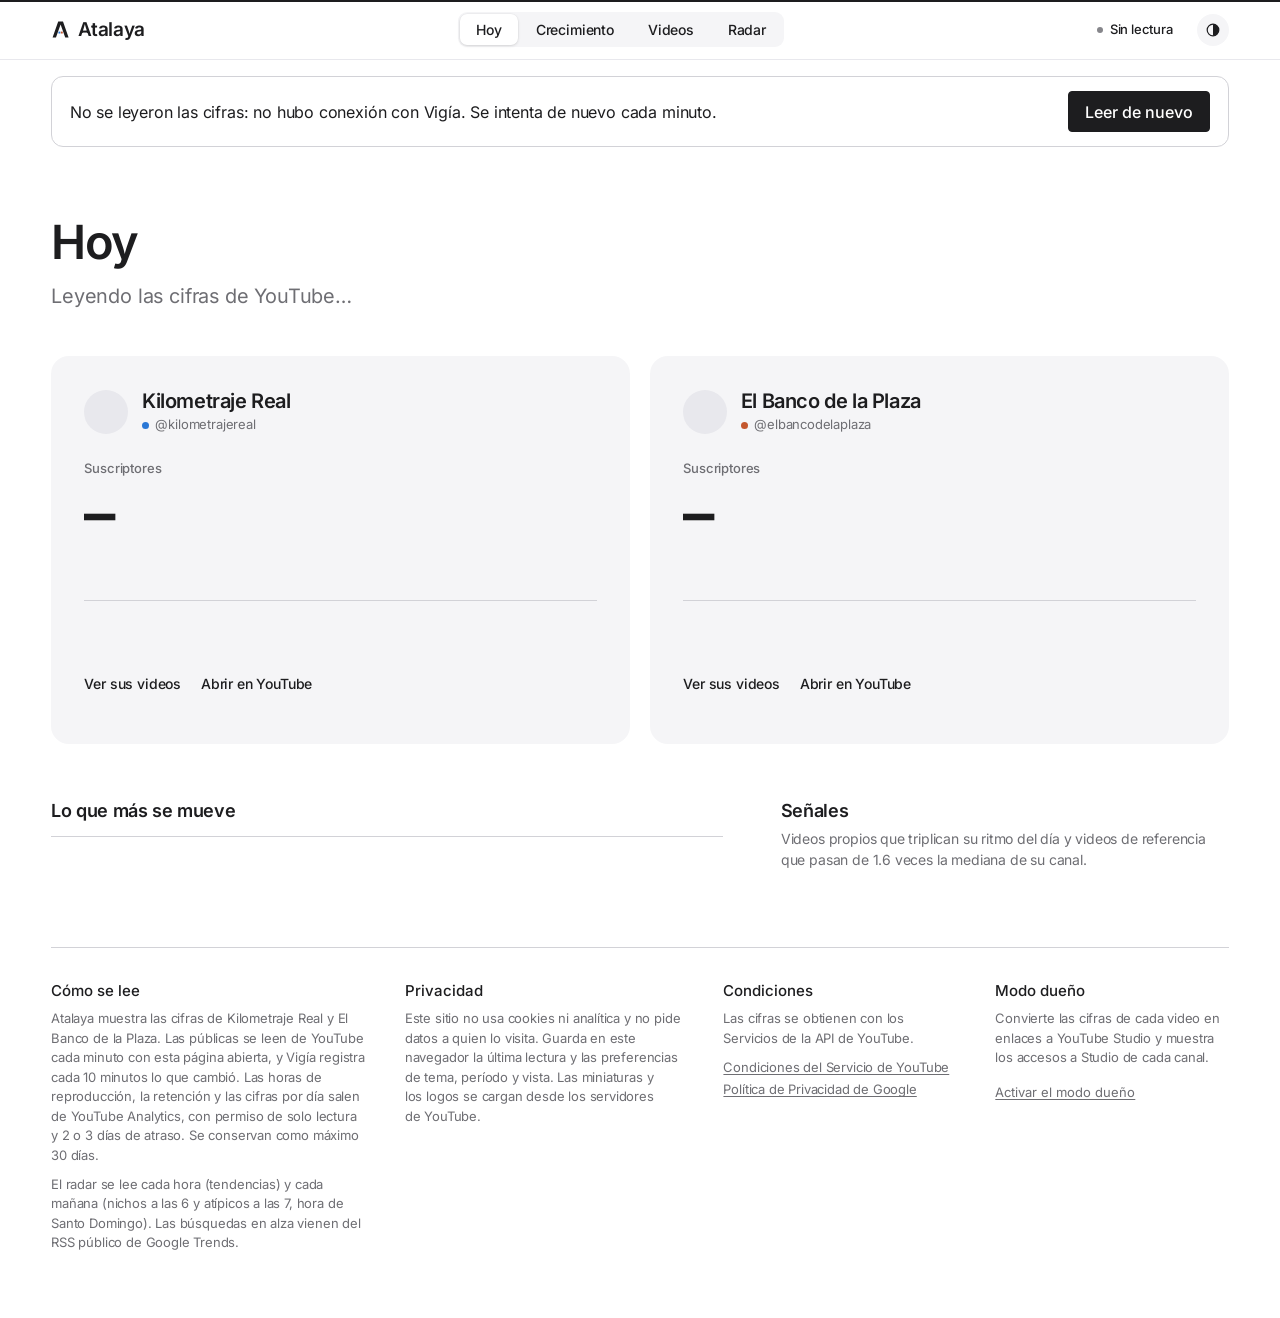
<file: index.html>
<!doctype html>
<html lang="es">
<head>
<meta charset="utf-8">
<meta name="viewport" content="width=device-width, initial-scale=1">
<title>Atalaya</title>
<meta name="description" content="Kilometraje Real y El Banco de la Plaza: suscriptores, vistas, horas de reproducción y lo que se mueve en su nicho, leído de YouTube cada minuto.">
<meta name="robots" content="noindex">
<meta name="referrer" content="no-referrer">
<meta http-equiv="Content-Security-Policy" content="default-src 'none'; script-src 'self'; style-src 'self'; font-src 'self'; img-src 'self' https://i.ytimg.com https://yt3.ggpht.com https://yt3.googleusercontent.com; connect-src https://vigia-593964998100.us-east1.run.app https://raw.githubusercontent.com; manifest-src 'self'; base-uri 'none'; form-action 'none'">
<meta name="color-scheme" content="light dark">
<meta name="theme-color" content="#ffffff" media="(prefers-color-scheme: light)">
<meta name="theme-color" content="#000000" media="(prefers-color-scheme: dark)">
<meta property="og:type" content="website">
<meta property="og:title" content="Atalaya">
<meta property="og:description" content="Kilometraje Real y El Banco de la Plaza, leídos de YouTube cada minuto.">
<meta property="og:image" content="https://tres-canales.github.io/atalaya/iconos/portada.png">
<meta property="og:image:width" content="1200">
<meta property="og:image:height" content="630">
<meta name="twitter:card" content="summary_large_image">
<link rel="icon" href="iconos/favicon.svg" type="image/svg+xml">
<link rel="icon" href="iconos/icono-32.png" sizes="32x32" type="image/png">
<link rel="apple-touch-icon" href="iconos/icono-180.png">
<link rel="manifest" href="manifest.webmanifest">
<link rel="preload" href="fuentes/inter-variable.woff2" as="font" type="font/woff2" crossorigin>
<link rel="preconnect" href="https://vigia-593964998100.us-east1.run.app" crossorigin>
<link rel="preconnect" href="https://i.ytimg.com">
<link rel="stylesheet" href="estilo.css?v=21">
<script src="tema.js?v=21"></script>
</head>
<body>
<a class="salto" href="#contenido">Ir al contenido</a>
<div class="pulso" aria-hidden="true"><span id="pulso"></span></div>

<header class="cabecera">
  <a class="marca" href="#hoy">
    <svg viewBox="0 0 24 24" aria-hidden="true" focusable="false">
      <path fill="currentColor" d="M2 22 9 2h6l7 20h-4.2L12 5.5 6.2 22z"/>
      <rect x="9.3" y="14.5" width="2.4" height="2.4" class="marca-kr"/>
      <rect x="12.3" y="14.5" width="2.4" height="2.4" class="marca-bdp"/>
    </svg>
    Atalaya
  </a>
  <nav class="pestanas" aria-label="Vistas">
    <a href="#hoy" data-vista="hoy" aria-current="page">Hoy</a>
    <a href="#crecimiento" data-vista="crecimiento">Crecimiento</a>
    <a href="#videos" data-vista="videos">Videos</a>
    <a href="#radar" data-vista="radar">Radar</a>
  </nav>
  <p class="estado" role="status"><span class="punto-vivo" aria-hidden="true"></span><span id="estado">Cargando cifras…</span></p>
  <button class="boton-tema" id="tema" type="button">
    <svg viewBox="0 0 20 20" aria-hidden="true" focusable="false"><circle cx="10" cy="10" r="7.25" fill="none" stroke="currentColor" stroke-width="1.5"/><path fill="currentColor" d="M10 2.75a7.25 7.25 0 0 1 0 14.5z"/></svg>
    <span class="oculto" id="tema-texto">Usar tema oscuro</span>
  </button>
</header>

<div class="aviso" id="aviso" role="alert" hidden>
  <p id="aviso-texto"></p>
  <button class="boton" id="aviso-boton" type="button">Leer de nuevo</button>
</div>

<main id="contenido">

  <!-- ===================== HOY ===================== -->
  <section class="vista" data-vista="hoy" id="hoy" aria-labelledby="hoy-titulo">
    <div class="titular">
      <p class="antetitulo" id="fecha-hoy"></p>
      <h1 id="hoy-titulo">Hoy</h1>
      <p class="resumen" id="resumen">Leyendo las cifras de YouTube…</p>
    </div>

    <div class="insignias">
      <article class="insignia insignia-kr" data-serie="kr" data-canal="UCNxn2eOfVDo8lwp0BCR_-VQ" aria-labelledby="kr-nombre">
        <header class="ins-cab">
          <a class="ins-logo" data-campo="canal" href="https://www.youtube.com/@kilometrajereal" target="_blank" rel="noopener noreferrer" tabindex="-1" aria-hidden="true"><img data-campo="logo" alt="" width="64" height="64" referrerpolicy="no-referrer" hidden></a>
          <div>
            <h2 class="ins-nombre" id="kr-nombre"><a data-campo="canal" href="https://www.youtube.com/@kilometrajereal" target="_blank" rel="noopener noreferrer">Kilometraje Real</a></h2>
            <p class="ins-lema">@kilometrajereal</p>
          </div>
        </header>
        <div class="ins-subs">
          <p class="ins-rotulo">Suscriptores</p>
          <p class="ins-cifra" data-campo="subs">–</p>
          <p class="ins-delta" data-campo="subs-delta"></p>
        </div>
        <p class="ins-aviso" data-campo="aviso" role="status"></p>
        <div class="ins-metas">
          <div class="meta" data-campo="meta-subs"></div>
          <div class="meta" data-campo="meta-horas"></div>
        </div>
        <dl class="ins-datos" data-campo="datos"></dl>
        <figure class="ins-dias" data-campo="dias" hidden><div class="ins-traza"></div><figcaption></figcaption></figure>
        <div class="ins-ultimo" data-campo="ultimo"></div>
        <p class="ins-enlaces">
          <a href="#videos" data-filtro="0">Ver sus videos</a>
          <a data-campo="canal" href="https://www.youtube.com/@kilometrajereal" target="_blank" rel="noopener noreferrer">Abrir en YouTube</a>
          <a class="solo-dueno" href="https://studio.youtube.com/channel/UCNxn2eOfVDo8lwp0BCR_-VQ" target="_blank" rel="noopener noreferrer">YouTube Studio</a>
          <a class="solo-dueno" href="https://studio.youtube.com/channel/UCNxn2eOfVDo8lwp0BCR_-VQ/comments/inbox" target="_blank" rel="noopener noreferrer">Comentarios</a>
        </p>
      </article>

      <article class="insignia insignia-bdp" data-serie="bdp" data-canal="UCO988qGZH9ApN8vCq91aenQ" aria-labelledby="bdp-nombre">
        <header class="ins-cab">
          <a class="ins-logo" data-campo="canal" href="https://www.youtube.com/@elbancodelaplaza" target="_blank" rel="noopener noreferrer" tabindex="-1" aria-hidden="true"><img data-campo="logo" alt="" width="64" height="64" referrerpolicy="no-referrer" hidden></a>
          <div>
            <h2 class="ins-nombre" id="bdp-nombre"><a data-campo="canal" href="https://www.youtube.com/@elbancodelaplaza" target="_blank" rel="noopener noreferrer">El Banco de la Plaza</a></h2>
            <p class="ins-lema">@elbancodelaplaza</p>
          </div>
        </header>
        <div class="ins-subs">
          <p class="ins-rotulo">Suscriptores</p>
          <p class="ins-cifra" data-campo="subs">–</p>
          <p class="ins-delta" data-campo="subs-delta"></p>
        </div>
        <p class="ins-aviso" data-campo="aviso" role="status"></p>
        <div class="ins-metas">
          <div class="meta" data-campo="meta-subs"></div>
          <div class="meta" data-campo="meta-horas"></div>
        </div>
        <dl class="ins-datos" data-campo="datos"></dl>
        <figure class="ins-dias" data-campo="dias" hidden><div class="ins-traza"></div><figcaption></figcaption></figure>
        <div class="ins-ultimo" data-campo="ultimo"></div>
        <p class="ins-enlaces">
          <a href="#videos" data-filtro="1">Ver sus videos</a>
          <a data-campo="canal" href="https://www.youtube.com/@elbancodelaplaza" target="_blank" rel="noopener noreferrer">Abrir en YouTube</a>
          <a class="solo-dueno" href="https://studio.youtube.com/channel/UCO988qGZH9ApN8vCq91aenQ" target="_blank" rel="noopener noreferrer">YouTube Studio</a>
          <a class="solo-dueno" href="https://studio.youtube.com/channel/UCO988qGZH9ApN8vCq91aenQ/comments/inbox" target="_blank" rel="noopener noreferrer">Comentarios</a>
        </p>
      </article>
    </div>

    <div class="hoy-bajo">
      <section class="mueve" id="mueve" aria-labelledby="mueve-titulo">
        <h2 class="rotulo" id="mueve-titulo">Lo que más se mueve</h2>
        <p class="grafica-nota" id="mueve-nota"></p>
        <ol class="mueve-lista" id="mueve-lista"></ol>
      </section>
      <section class="senales-caja" aria-labelledby="senales-titulo">
        <h2 class="rotulo" id="senales-titulo">Señales</h2>
        <div class="senales" id="senales" hidden>
          <ul id="senales-lista"></ul>
        </div>
        <p class="grafica-nota">Videos propios que triplican su ritmo del día y videos de referencia que pasan de 1.6 veces la mediana de su canal.</p>
      </section>
    </div>
  </section>

  <!-- ===================== CRECIMIENTO ===================== -->
  <section class="vista" data-vista="crecimiento" id="crecimiento" aria-labelledby="crec-titulo" hidden>
    <div class="vista-cab">
      <h1 id="crec-titulo">Crecimiento</h1>
      <p class="grafica-nota">Arriba, lo que YouTube Analytics da por día (30 días, con 2 o 3 días de atraso). Abajo, el registro de Vigía cada 10 minutos.</p>
    </div>

    <div class="graficas">
      <section class="grafica" id="an-vistas" aria-labelledby="an-vistas-titulo" hidden>
        <div class="grafica-cab"><h2 id="an-vistas-titulo">Vistas por día</h2><button class="boton-texto" id="an-vistas-tabla-boton" type="button">Ver como tabla</button></div>
        <p class="grafica-nota" id="an-vistas-nota"></p>
        <ul class="leyenda" id="an-vistas-leyenda"></ul>
        <div class="lienzo" id="an-vistas-lienzo"></div>
        <div class="tabla-datos" id="an-vistas-tabla" hidden></div>
      </section>
      <section class="grafica" id="an-horas" aria-labelledby="an-horas-titulo" hidden>
        <div class="grafica-cab"><h2 id="an-horas-titulo">Horas vistas por día</h2><button class="boton-texto" id="an-horas-tabla-boton" type="button">Ver como tabla</button></div>
        <p class="grafica-nota" id="an-horas-nota"></p>
        <ul class="leyenda" id="an-horas-leyenda"></ul>
        <div class="lienzo" id="an-horas-lienzo"></div>
        <div class="tabla-datos" id="an-horas-tabla" hidden></div>
      </section>
      <section class="grafica" id="an-subs" aria-labelledby="an-subs-titulo" hidden>
        <div class="grafica-cab"><h2 id="an-subs-titulo">Suscriptores ganados por día</h2><button class="boton-texto" id="an-subs-tabla-boton" type="button">Ver como tabla</button></div>
        <p class="grafica-nota" id="an-subs-nota"></p>
        <ul class="leyenda" id="an-subs-leyenda"></ul>
        <div class="lienzo" id="an-subs-lienzo"></div>
        <div class="tabla-datos" id="an-subs-tabla" hidden></div>
      </section>
    </div>

    <div class="periodo-barra">
      <h2 class="rotulo">Registro de Vigía</h2>
      <fieldset class="periodo" id="periodo">
        <legend>Período</legend>
        <div class="segmentos">
          <label><input type="radio" name="periodo" value="24h" checked><span>24 horas</span></label>
          <label><input type="radio" name="periodo" value="7d"><span>7 días</span></label>
          <label><input type="radio" name="periodo" value="30d"><span>30 días</span></label>
        </div>
      </fieldset>
    </div>
    <p class="periodo-nota" id="periodo-nota"></p>
    <div class="graficas">
      <section class="grafica" id="vistas" aria-labelledby="vistas-titulo">
        <div class="grafica-cab"><h2 id="vistas-titulo">Vistas ganadas</h2><button class="boton-texto" id="vistas-tabla-boton" type="button">Ver como tabla</button></div>
        <p class="grafica-nota" id="vistas-nota"></p>
        <ul class="leyenda" id="vistas-leyenda"></ul>
        <div class="lienzo" id="vistas-lienzo"></div>
        <div class="tabla-datos" id="vistas-tabla" hidden></div>
      </section>
      <section class="grafica" id="suscriptores" aria-labelledby="subs-titulo">
        <div class="grafica-cab"><h2 id="subs-titulo">Suscriptores</h2><button class="boton-texto" id="subs-tabla-boton" type="button">Ver como tabla</button></div>
        <p class="grafica-nota" id="subs-nota"></p>
        <ul class="leyenda" id="subs-leyenda"></ul>
        <div class="lienzo" id="subs-lienzo"></div>
        <div class="tabla-datos" id="subs-tabla" hidden></div>
      </section>
    </div>
  </section>

  <!-- ===================== VIDEOS ===================== -->
  <section class="vista" data-vista="videos" id="videos" aria-labelledby="videos-titulo" hidden>
    <div class="videos-cab">
      <div>
        <h1 id="videos-titulo">Videos</h1>
        <p class="grafica-nota" id="videos-nota"></p>
      </div>
      <div class="filtros">
        <fieldset class="filtro">
          <legend>Canal</legend>
          <div class="segmentos" id="filtro-canal">
            <label><input type="radio" name="canal" value="" checked><span>Los dos</span></label>
            <label><input type="radio" name="canal" value="0"><span>Kilometraje Real</span></label>
            <label><input type="radio" name="canal" value="1"><span>El Banco de la Plaza</span></label>
          </div>
        </fieldset>
        <fieldset class="filtro">
          <legend>Tipo</legend>
          <div class="segmentos" id="filtro-tipo">
            <label><input type="radio" name="tipo" value="" checked><span>Todos</span></label>
            <label><input type="radio" name="tipo" value="largo"><span>Largos</span></label>
            <label><input type="radio" name="tipo" value="short"><span>Shorts</span></label>
          </div>
        </fieldset>
        <label class="orden-movil">Ordenar por
          <select id="orden-movil">
            <option value="periodo" id="orden-periodo">Más vistas en 24 horas</option>
            <option value="publicado">Más recientes</option>
            <option value="vistas">Más vistas</option>
            <option value="visto">Más visto en promedio</option>
            <option value="likes">Más «me gusta»</option>
            <option value="coms">Más comentarios</option>
          </select>
        </label>
      </div>
    </div>
    <div class="tabla-marco">
      <table class="tabla" id="tabla-videos">
        <thead>
          <tr>
            <th scope="col" data-campo="titulo"><button class="orden" type="button">Video</button></th>
            <th scope="col" class="solo-ancho" data-campo="canal"><button class="orden" type="button">Canal</button></th>
            <th scope="col" class="solo-ancho" data-campo="publicado"><button class="orden" type="button">Publicado</button></th>
            <th scope="col" class="num" data-campo="vistas"><button class="orden" type="button">Vistas</button></th>
            <th scope="col" class="num" data-campo="periodo" aria-sort="descending"><button class="orden" type="button" id="col-periodo">En 24 horas</button></th>
            <th scope="col" class="num" data-campo="visto"><button class="orden" type="button">Visto en promedio</button></th>
            <th scope="col" class="num" data-campo="likes"><button class="orden" type="button">Me gusta</button></th>
            <th scope="col" class="num" data-campo="coms"><button class="orden" type="button">Comentarios</button></th>
          </tr>
        </thead>
        <tbody id="videos-cuerpo"></tbody>
      </table>
    </div>
    <p class="vacio" id="videos-vacio" hidden><span id="videos-vacio-texto">Sin videos con ese filtro.</span> <button class="boton-texto" id="quitar-filtros" type="button">Quitar los filtros</button></p>

    <section class="retencion" id="retencion" aria-labelledby="ret-titulo" hidden>
      <h2 id="ret-titulo">Retención de los largos más vistos</h2>
      <p class="grafica-nota">Qué parte del público sigue viendo en cada punto del video, según YouTube Analytics en los últimos 12 meses. Por encima de 100 % hay gente que repite ese tramo.</p>
      <ul class="retencion-lista" id="retencion-lista"></ul>
    </section>
  </section>

  <!-- ===================== RADAR ===================== -->
  <section class="vista" data-vista="radar" id="radar" aria-labelledby="radar-titulo" hidden>
    <div class="vista-cab">
      <h1 id="radar-titulo">Radar</h1>
      <p class="grafica-nota">Lo que pasa alrededor de los dos canales: videos que despegan en canales chicos del nicho, lo que se mueve en YouTube y en Google, y el interés por cada familia de temas.</p>
      <nav class="radar-indice" aria-label="Partes del radar"><a href="#atipicos">Atípicos</a><a href="#tendencias">Tendencias</a><a href="#nichos">Nichos</a><a href="#comentarios">Comentarios</a></nav>
    </div>

    <section class="atipicos" id="atipicos" aria-labelledby="ati-titulo" hidden>
      <h2 id="ati-titulo">Atípicos del nicho</h2>
      <p class="grafica-nota" id="ati-nota"></p>
      <div class="tend-barra" id="ati-barra"></div>
      <div class="ati-temas" id="ati-temas"></div>
      <div class="tend-cuerpo" id="ati-cuerpo"></div>
    </section>

    <section class="tendencias" id="tendencias" aria-labelledby="tend-titulo">
      <div class="videos-cab">
        <div>
          <h2 id="tend-titulo">Tendencias</h2>
          <p class="grafica-nota" id="tend-nota"></p>
        </div>
        <div class="filtros">
          <fieldset class="filtro">
            <legend class="oculto">Lista</legend>
            <div class="segmentos" id="tend-lista">
              <label><input type="radio" name="tend" value="ref" checked><span>Canales de referencia</span></label>
              <label><input type="radio" name="tend" value="yt"><span>YouTube</span></label>
              <label><input type="radio" name="tend" value="google"><span>Google</span></label>
              <label><input type="radio" name="tend" value="oficial"><span>Lista oficial</span></label>
            </div>
          </fieldset>
        </div>
      </div>
      <div class="tend-barra" id="tend-barra"></div>
      <div class="tend-cuerpo" id="tend-cuerpo"></div>
    </section>

    <section class="nichos" id="nichos" aria-labelledby="nichos-titulo" hidden>
      <h2 id="nichos-titulo">Nichos</h2>
      <p class="grafica-nota" id="nichos-nota"></p>
      <div class="nichos-grupos" id="nichos-grupos"></div>
    </section>

    <section class="comentarios" id="comentarios" aria-labelledby="com-titulo" hidden>
      <h2 id="com-titulo">Comentarios</h2>
      <p class="grafica-nota" id="com-nota"></p>
      <div class="com-resumen" id="com-resumen"></div>
      <div class="tend-barra" id="com-barra"></div>
      <ol class="com-lista" id="com-lista"></ol>
    </section>
  </section>
</main>

<footer class="pie">
  <section>
    <h2>Cómo se lee</h2>
    <p>Atalaya muestra las cifras de Kilometraje Real y El Banco de la Plaza. Las públicas se leen de YouTube cada minuto con esta página abierta, y Vigía registra cada 10 minutos lo que cambió. Las horas de reproducción, la retención y las cifras por día salen de YouTube Analytics, con permiso de solo lectura y 2 o 3 días de atraso. Se conservan como máximo 30 días.</p>
    <p>El radar se lee cada hora (tendencias) y cada mañana (nichos a las 6 y atípicos a las 7, hora de Santo Domingo). Las búsquedas en alza vienen del RSS público de Google Trends.</p>
  </section>
  <section>
    <h2>Privacidad</h2>
    <p>Este sitio no usa cookies ni analítica y no pide datos a quien lo visita. Guarda en este navegador la última lectura y las preferencias de tema, período y vista. Las miniaturas y los logos se cargan desde los servidores de YouTube.</p>
  </section>
  <section>
    <h2>Condiciones</h2>
    <p>Las cifras se obtienen con los Servicios de la API de YouTube.</p>
    <ul>
      <li><a href="https://www.youtube.com/t/terms" target="_blank" rel="noopener noreferrer">Condiciones del Servicio de YouTube</a></li>
      <li><a href="https://policies.google.com/privacy" target="_blank" rel="noopener noreferrer">Política de Privacidad de Google</a></li>
    </ul>
  </section>
  <section>
    <h2>Modo dueño</h2>
    <p>Convierte las cifras de cada video en enlaces a YouTube Studio y muestra los accesos a Studio de cada canal.</p>
    <p><button class="boton-texto" id="dueno-boton" type="button">Activar el modo dueño</button></p>
  </section>
</footer>

<noscript><p class="sin-js">Este sitio necesita JavaScript para leer las cifras de YouTube.</p></noscript>
<script src="atalaya.js?v=21" defer></script>
<script src="atipicos.js?v=21" defer></script>
</body>
</html>
</file>
<file: estilo.css>
/* Una sola familia, Inter (variable, subconjunto «latin»; licencia en
   fuentes/LICENCIAS.txt). El marco es neutro: el color pertenece a los
   canales y solo aparece en sus marcas y en sus series. */
@font-face { font-family: "Inter"; font-style: normal; font-weight: 100 900; font-display: swap; src: url("fuentes/inter-variable.woff2") format("woff2"); }

:root {
  color-scheme: light;
  --fondo: #ffffff;
  --tinta: #1d1d1f;
  --tinta-2: #6e6e73;
  --tinta-3: #86868b;
  --linea: #e8e8ed;
  --linea-2: #d2d2d7;
  --superficie: #f5f5f7;
  /* Series validadas para daltonismo sobre blanco y sobre negro (validate_palette, 25/11/2026). */
  --serie-kr: #2a78d6;
  --serie-bdp: #c4572e;
  /* En pantallas muy anchas el margen crece para que el contenido no pase de 96rem. */
  --margen: max(clamp(1.25rem, 4vw, 3.5rem), calc((100vw - 96rem) / 2));
  --fuente: "Inter", -apple-system, BlinkMacSystemFont, "Segoe UI", system-ui, sans-serif;
}
@media (prefers-color-scheme: dark) {
  :root:where(:not([data-tema="claro"])) {
    color-scheme: dark;
    --fondo: #000000;
    --tinta: #f5f5f7;
    --tinta-2: #a1a1a6;
    --tinta-3: #86868b;
    --linea: #2c2c2e;
    --linea-2: #3a3a3c;
    --superficie: #1c1c1e;
    --serie-kr: #3987e5;
    --serie-bdp: #d9683c;
  }
}
:root[data-tema="oscuro"] {
  color-scheme: dark;
  --fondo: #000000;
  --tinta: #f5f5f7;
  --tinta-2: #a1a1a6;
  --tinta-3: #86868b;
  --linea: #2c2c2e;
  --linea-2: #3a3a3c;
  --superficie: #1c1c1e;
  --serie-kr: #3987e5;
  --serie-bdp: #d9683c;
}

*, *::before, *::after { box-sizing: border-box; }
html { font-size: 100%; -webkit-text-size-adjust: 100%; text-size-adjust: 100%; scroll-behavior: smooth; }
body {
  margin: 0;
  background: var(--fondo);
  color: var(--tinta);
  font: 400 1rem/1.5 var(--fuente);
  font-feature-settings: "cv11", "ss01";
  letter-spacing: -0.011em;
  font-synthesis: none;
  -webkit-font-smoothing: antialiased;
}
a { color: inherit; text-underline-offset: 0.18em; text-decoration-thickness: 1px; }
a:hover { text-decoration-thickness: 2px; }
:focus-visible { outline: 2px solid currentColor; outline-offset: 3px; border-radius: 2px; }
button, select, input { font: inherit; color: inherit; }
img { max-width: 100%; }
[hidden] { display: none !important; }
[id] { scroll-margin-top: 1.5rem; }

.oculto {
  position: absolute; width: 1px; height: 1px; margin: -1px; padding: 0;
  overflow: hidden; clip-path: inset(50%); white-space: nowrap; border: 0;
}
.salto {
  position: absolute; left: var(--margen); top: -4rem; z-index: 20;
  padding: 0.5rem 0.9rem; background: var(--tinta); color: var(--fondo); border-radius: 4px;
}
.salto:focus { top: 0.75rem; }
:root:not([data-dueno]) .solo-dueno { display: none; }

[data-serie="kr"] { --serie: var(--serie-kr); }
[data-serie="bdp"] { --serie: var(--serie-bdp); }

/* Avance hacia la próxima lectura. */
.pulso { position: fixed; inset: 0 0 auto 0; height: 2px; z-index: 30; pointer-events: none; }
.pulso span { display: block; height: 100%; background: var(--tinta); transform: scaleX(0); transform-origin: 0 50%; }

/* Cabecera */
.cabecera {
  display: flex; flex-wrap: wrap; align-items: center;
  column-gap: clamp(1rem, 2.6vw, 2.25rem); row-gap: 0.6rem;
  padding: 1.25rem var(--margen) 1rem;
}
.marca {
  display: inline-flex; align-items: center; gap: 0.5rem;
  font: 600 1.75rem/1 var(--fuente); letter-spacing: 0.005em; text-decoration: none;
}
.marca svg { width: 1.6rem; height: 1.6rem; }
.secciones { display: flex; gap: clamp(1rem, 2.2vw, 1.9rem); margin-left: auto; }
.secciones a { font-weight: 500; text-decoration: none; padding: 0.3rem 0; }
.secciones a:hover { text-decoration: underline; text-decoration-thickness: 2px; }
.estado { margin: 0; color: var(--tinta-2); font-size: 0.9375rem; font-variant-numeric: tabular-nums; }
.estado .falla { color: var(--tinta); font-weight: 500; }
.estado-nota { display: none; }
.boton-tema {
  display: inline-grid; place-items: center; width: 2.25rem; height: 2.25rem; padding: 0;
  background: none; border: 1px solid var(--linea-2); border-radius: 50%; cursor: pointer;
}
.boton-tema:hover { border-color: var(--tinta); }
.boton-tema svg { width: 1.125rem; height: 1.125rem; }

.aviso {
  display: flex; flex-wrap: wrap; align-items: center; gap: 0.75rem 1.25rem;
  margin: 0 var(--margen); padding: 0.9rem 1.1rem;
  border: 1px solid var(--tinta); border-radius: 4px;
}
.aviso p { margin: 0; flex: 1 1 18rem; }
.boton {
  padding: 0.45rem 1rem; background: var(--tinta); color: var(--fondo);
  border: 1px solid var(--tinta); border-radius: 4px; font-weight: 500; cursor: pointer;
}
.boton:hover { background: var(--fondo); color: var(--tinta); }
.boton-texto {
  padding: 0.35rem 0; background: none; border: 0; cursor: pointer; color: var(--tinta-2);
  text-decoration: underline; text-underline-offset: 0.18em; text-decoration-thickness: 1px;
}
.boton-texto:hover { color: var(--tinta); text-decoration-thickness: 2px; }

.ahora-cab .leyenda { margin: 0; color: var(--tinta-2); }
.rotulo { margin: 0; font: 600 1.25rem/1.2 var(--fuente); letter-spacing: 0; }

.mueve-lista, .meta-lista, .tend-lista, .cal-lista, .senales ul { margin: 0; padding: 0; list-style: none; }
.mueve-lista, .meta-lista { margin-top: 0.9rem; border-top: 1px solid var(--linea); }
.mueve-lista li { display: grid; grid-template-columns: auto minmax(0, 1fr) minmax(6rem, 9rem); align-items: center; gap: 0.9rem; padding: 0.65rem 0; border-bottom: 1px solid var(--linea); }
.mueve-cifra, .tend-cifra, .cal-demanda { display: grid; justify-items: end; gap: 0.2rem; text-align: right; font-size: 0.875rem; font-variant-numeric: tabular-nums; }
.mueve-cifra strong, .tend-cifra strong, .cal-demanda strong { font-size: 1.125rem; font-weight: 600; line-height: 1.1; }
.tenue { color: var(--tinta-2); }
/* La barra crece desde la derecha, pegada a su cifra, como en los nichos. */
.barra { display: block; width: 100%; height: 4px; border-radius: 2px; background: var(--linea); }
.barra span { display: block; height: 100%; margin-left: auto; border-radius: 2px; background: var(--serie, var(--tinta)); }
.video-dato .clave, .meta-nombre .clave { display: inline-block; width: 0.6rem; height: 0.6rem; margin-right: 0.4rem; border-radius: 2px; background: var(--serie); }

.meta-lista li { padding: 0.8rem 0 0.85rem; border-bottom: 1px solid var(--linea); }
.meta-fila { display: flex; flex-wrap: wrap; align-items: baseline; justify-content: space-between; gap: 0.1rem 1rem; }
.meta-nombre { font-weight: 600; }
.meta-nombre a { text-decoration: none; }
.meta-nombre a:hover { text-decoration: underline; }
.meta-cifra { color: var(--tinta-2); font-variant-numeric: tabular-nums; white-space: nowrap; }
.meta-cifra strong { font-size: 1.125rem; font-weight: 600; color: var(--tinta); }
/* Medidor: la pista es un paso más claro del mismo color que el relleno. */
.medidor { height: 8px; margin-top: 0.5rem; overflow: hidden; border-radius: 4px; background: color-mix(in srgb, var(--serie) 22%, var(--fondo)); }
.medidor span { display: block; height: 100%; border-radius: 4px; background: var(--serie); }
.meta-ritmo { margin: 0.45rem 0 0; color: var(--tinta-2); font-size: 0.875rem; line-height: 1.4; font-variant-numeric: tabular-nums; text-wrap: pretty; }
.senales { margin-top: 1.6rem; }
.senales ul { margin-top: 0.7rem; }
.senales li { margin-bottom: 0.6rem; padding: 0.1rem 0 0.1rem 0.9rem; border-left: 2px solid var(--tinta); font-size: 0.9375rem; line-height: 1.4; text-wrap: pretty; }

.ultimo { display: flex; flex-wrap: wrap; align-items: flex-start; gap: 0.9rem 1.1rem; }
.ultimo-mini { flex: none; display: block; height: 9.5rem; border-radius: 4px; overflow: hidden; background: color-mix(in srgb, currentColor 14%, transparent); }
.ultimo-mini img { display: block; height: 100%; width: auto; aspect-ratio: 16 / 9; object-fit: cover; }
.ultimo-mini.short img { aspect-ratio: 9 / 16; }
.ultimo-texto { flex: 1 1 11rem; min-width: 0; }
.ultimo-titulo { margin: 0; font: 500 1.1875rem/1.25 var(--fuente); text-wrap: balance; }
.ultimo-titulo a { text-decoration: none; }
.ultimo-titulo a:hover { text-decoration: underline; }
.ultimo-dato { margin: 0.45rem 0 0; font-size: 0.9375rem; line-height: 1.4; color: var(--c-tenue); }
.ultimo-dato a { color: inherit; }

/* Una cifra que acaba de cambiar se subraya un momento. */
.cambio { animation: cambio 1.6s ease-out; }
@keyframes cambio {
  0%, 55% { box-shadow: inset 0 -0.08em 0 currentColor; }
  100% { box-shadow: inset 0 -0.08em 0 transparent; }
}

/* El período cambia las gráficas y una columna de la tabla: su barra se queda
   arriba mientras se recorre todo lo que afecta. */
.datos { padding-top: clamp(1.75rem, 4vw, 3.5rem); }
.datos [id] { scroll-margin-top: 4.75rem; }
.periodo-barra {
  position: sticky; top: 0; z-index: 8; display: flex; align-items: center; min-height: 3.5rem;
  padding: 0.5rem var(--margen); background: var(--fondo); border-bottom: 1px solid var(--linea);
}
.tablero { padding: clamp(1.5rem, 3vw, 2.5rem) var(--margen) 0; }
fieldset { min-width: 0; margin: 0; padding: 0; border: 0; }
.periodo { display: flex; flex-wrap: wrap; align-items: center; gap: 0.6rem 1rem; }
.periodo legend, .filtro legend { float: left; padding: 0; margin-right: 0.75rem; font-weight: 500; line-height: 2.125rem; }
.filtro { display: flex; align-items: center; }
/* Las divisiones entre segmentos son el fondo del contenedor visto por un hueco de 1 px. */
.segmentos { display: inline-flex; gap: 1px; overflow: hidden; background: var(--linea-2); border: 1px solid var(--linea-2); border-radius: 4px; }
.segmentos label { position: relative; display: block; background: var(--fondo); }
.segmentos input { position: absolute; inset: 0; width: 100%; height: 100%; margin: 0; opacity: 0; cursor: pointer; }
.segmentos span { display: block; padding: 0.4rem 0.85rem; font-size: 0.9375rem; font-weight: 500; line-height: 1.5; white-space: nowrap; text-align: center; }
.segmentos input:hover + span { background: var(--superficie); }
.segmentos input:checked + span { background: var(--tinta); color: var(--fondo); }
.segmentos input:focus-visible + span { outline: 2px solid var(--tinta); outline-offset: -4px; }
.segmentos input:checked:focus-visible + span { outline-color: var(--fondo); }
.periodo-nota { margin: 0; color: var(--tinta-2); font-size: 0.9375rem; }
.periodo-nota:empty { display: none; }

.graficas { display: grid; grid-template-columns: minmax(0, 3fr) minmax(0, 2fr); gap: clamp(2.5rem, 4.5vw, 4.5rem); margin-top: clamp(1.25rem, 2.5vw, 2rem); }
.grafica { min-width: 0; }
.grafica-cab { display: flex; flex-wrap: wrap; align-items: baseline; justify-content: space-between; gap: 0.25rem 1rem; }
h2 { margin: 0; font: 600 clamp(1.875rem, 1.45rem + 1.2vw, 2.5rem)/1 var(--fuente); letter-spacing: -0.01em; }
.grafica-cab .boton-texto { font-size: 0.9375rem; }
.grafica-nota { margin: 0.45rem 0 0; color: var(--tinta-2); font-size: 0.9375rem; text-wrap: pretty; }
.grafica-nota:empty { display: none; }
.leyenda { display: flex; flex-wrap: wrap; gap: 0.3rem 1.4rem; margin: 1.1rem 0 0.75rem; padding: 0; list-style: none; font-size: 0.9375rem; }
.leyenda li { display: inline-flex; align-items: center; gap: 0.45rem; }
.leyenda a { text-decoration: none; }
.leyenda a:hover { text-decoration: underline; }
.leyenda img { width: 1.25rem; height: 1.25rem; border-radius: 50%; }
.leyenda .clave { flex: none; width: 0.7rem; height: 0.7rem; border-radius: 2px; background: var(--serie); }
.leyenda .clave-linea { height: 2px; width: 1rem; border-radius: 1px; }
.leyenda strong { font-weight: 500; font-variant-numeric: tabular-nums; }
.leyenda .tenue { color: var(--tinta-2); font-variant-numeric: tabular-nums; }

.lienzo { position: relative; }
.lienzo svg { display: block; width: 100%; height: auto; overflow: visible; outline-offset: 6px; }
.lienzo text { font-family: var(--fuente); font-size: 13.5px; fill: var(--tinta-2); font-variant-numeric: tabular-nums; }
.lienzo .rejilla { stroke: var(--linea); stroke-width: 1; shape-rendering: crispEdges; }
.lienzo .base { stroke: var(--linea-2); stroke-width: 1; shape-rendering: crispEdges; }
.lienzo .franja { fill: var(--superficie); }
.lienzo .barra { fill: var(--serie); }
.lienzo .trazo { fill: none; stroke: var(--serie); stroke-width: 2; stroke-linejoin: round; stroke-linecap: round; }
.lienzo .punto { fill: var(--serie); stroke: var(--fondo); stroke-width: 2; }
.lienzo .mira { stroke: var(--tinta); stroke-width: 1; shape-rendering: crispEdges; }
.lienzo .valor { fill: var(--tinta); font-size: 14px; font-weight: 500; }
.lienzo .anotacion { fill: var(--tinta-2); font-size: 13.5px; }
.lienzo .anotacion-linea { stroke: var(--tinta-3); stroke-width: 1; shape-rendering: crispEdges; }
.lienzo .zona { fill: transparent; }
.lienzo-vacio { position: absolute; inset: 0 0 1.75rem 0; display: grid; place-items: center; margin: 0; padding: 0 2rem; text-align: center; color: var(--tinta-2); font-size: 0.9375rem; pointer-events: none; }

.globo {
  position: absolute; left: 0; top: 0; z-index: 5; min-width: 9.5rem; max-width: 16rem; padding: 0.55rem 0.7rem 0.6rem;
  background: var(--tinta); color: var(--fondo); border-radius: 6px; font-size: 0.875rem; line-height: 1.35;
  pointer-events: none;
}
.globo-titulo { margin: 0 0 0.35rem; opacity: 0.72; }
.globo ul { margin: 0; padding: 0; list-style: none; }
.globo li { display: grid; grid-template-columns: 0.85rem auto 1fr; align-items: center; column-gap: 0.45rem; }
.globo .clave { height: 2px; border-radius: 1px; background: var(--serie); }
.globo strong { font-weight: 500; font-variant-numeric: tabular-nums; text-align: right; }
.globo .nombre { opacity: 0.72; }
.globo .total { margin-top: 0.3rem; padding-top: 0.3rem; border-top: 1px solid color-mix(in srgb, currentColor 25%, transparent); }

.tabla-datos { max-height: 22rem; overflow: auto; border-top: 1px solid var(--tinta); border-bottom: 1px solid var(--linea); }
.tabla-datos table { width: 100%; border-collapse: collapse; font-size: 0.9375rem; }
.tabla-datos th, .tabla-datos td { padding: 0.4rem 0.75rem 0.4rem 0; text-align: left; border-bottom: 1px solid var(--linea); white-space: nowrap; }
.tabla-datos thead th { position: sticky; top: 0; background: var(--fondo); font-weight: 500; color: var(--tinta-2); }
.tabla-datos tbody th { font-weight: 400; }
.tabla-datos .num { text-align: right; font-variant-numeric: tabular-nums; }

/* Videos */
.videos { padding: clamp(3rem, 7vw, 6rem) var(--margen) clamp(3rem, 6vw, 5rem); }
.videos-cab { display: flex; flex-wrap: wrap; align-items: flex-end; justify-content: space-between; gap: 1rem 2rem; }
.filtros { display: flex; flex-wrap: wrap; gap: 0.6rem 1.75rem; }
.orden-movil { display: none; font-weight: 500; }
.orden-movil select { margin-left: 0.5rem; padding: 0.3rem 0.5rem; background: var(--fondo); border: 1px solid var(--linea-2); border-radius: 4px; font-weight: 400; }
.tabla-marco { margin-top: 1.25rem; }
.tabla { width: 100%; border-collapse: collapse; }
/* El encabezado se queda bajo la barra del período. La raya va como sombra
   porque un borde colapsado no acompaña a una celda fija. */
.tabla th { position: sticky; top: 3.5rem; z-index: 4; padding: 0.6rem 1rem 0.55rem 0; text-align: left; vertical-align: bottom; font-size: 0.9375rem; font-weight: 500; color: var(--tinta-2); background: var(--fondo); box-shadow: inset 0 -1px 0 var(--tinta); white-space: nowrap; }
.tabla td { padding: 0.7rem 1rem 0.7rem 0; vertical-align: middle; border-bottom: 1px solid var(--linea); }
.tabla th:last-child, .tabla td:last-child { padding-right: 0; }
.tabla .num { text-align: right; font-variant-numeric: tabular-nums; white-space: nowrap; }
.tabla td.num a { text-decoration-color: color-mix(in srgb, currentColor 32%, transparent); }
.tabla td.num a:hover { text-decoration-color: currentColor; }
.orden { display: inline-flex; align-items: center; gap: 0.35rem; padding: 0; background: none; border: 0; font-weight: 500; cursor: pointer; }
.orden:hover { color: var(--tinta); }
.orden::after { content: ""; width: 0; height: 0; border: 0.28rem solid transparent; opacity: 0; }
/* En las columnas de números la flecha va a la izquierda: el rótulo queda a ras con sus cifras. */
.tabla th.num .orden { flex-direction: row-reverse; }
th[aria-sort] .orden { color: var(--tinta); }
th[aria-sort="descending"] .orden::after { border-top-color: currentColor; border-bottom-width: 0; opacity: 1; }
th[aria-sort="ascending"] .orden::after { border-bottom-color: currentColor; border-top-width: 0; opacity: 1; }
.video { display: flex; align-items: center; gap: 0.9rem; min-width: 0; }
.mini { flex: none; display: flex; justify-content: center; width: 6.25rem; height: 3.5rem; }
.mini img { display: block; height: 100%; width: auto; aspect-ratio: 16 / 9; object-fit: cover; border-radius: 3px; background: var(--superficie); }
.mini.short img { aspect-ratio: 9 / 16; }
.video-texto { min-width: 0; }
.video-titulo { display: block; font-weight: 500; line-height: 1.3; text-decoration: none; text-wrap: pretty; }
.video-titulo:hover { text-decoration: underline; }
.video-dato { display: block; margin-top: 0.15rem; color: var(--tinta-2); font-size: 0.875rem; line-height: 1.35; }
.video-dato a { color: inherit; }
.video-ahora { display: block; margin-top: 0.15rem; font-size: 0.875rem; line-height: 1.35; font-weight: 500; font-variant-numeric: tabular-nums; }
.solo-movil { display: none; }
.celda-canal { display: inline-flex; align-items: center; gap: 0.5rem; text-decoration: none; white-space: nowrap; }
.celda-canal:hover { text-decoration: underline; }
.celda-canal img { width: 1.5rem; height: 1.5rem; max-width: none; border-radius: 50%; background: var(--superficie); }
.tabla time { white-space: nowrap; }
.sube { color: var(--tinta); }
.nada { color: var(--tinta-3); }
.vacio { margin: 1.5rem 0 0; color: var(--tinta-2); }
.volver { margin: 1.75rem 0 0; font-size: 0.9375rem; }
.volver a { display: inline-block; padding-block: 0.35rem; color: var(--tinta-2); }
.volver a:hover { color: var(--tinta); }

/* Pie */
.pie {
  display: grid; grid-template-columns: 1.35fr 1.2fr 1fr 1fr; gap: 1.5rem clamp(1.5rem, 3vw, 3.5rem);
  margin: 0 var(--margen); padding: 2rem 0 3.5rem; border-top: 1px solid var(--linea-2);
  color: var(--tinta-2); font-size: 0.9375rem;
}
.pie h2 { margin: 0 0 0.5rem; font: 500 0.9375rem/1.4 var(--fuente); letter-spacing: 0; color: var(--tinta); }
.pie p { margin: 0 0 0.6rem; max-width: 46ch; text-wrap: pretty; }
.pie ul { margin: 0 0 0.75rem; padding: 0; list-style: none; }
.pie li { margin-bottom: 0.2rem; }
.pie a:hover { color: var(--tinta); }
.sin-js { margin: 2rem var(--margen); padding: 1rem; border: 1px solid var(--tinta); }

/* Nichos */
.nichos { padding: 0 var(--margen) clamp(3rem, 6vw, 5rem); }
.nichos-grupos { display: grid; grid-template-columns: repeat(2, minmax(0, 1fr)); gap: clamp(2rem, 4vw, 4rem); margin-top: clamp(1.5rem, 3vw, 2.5rem); }
.nichos-grupo h3 { margin: 0; padding-bottom: 0.6rem; font: 600 1.125rem/1.2 var(--fuente); border-bottom: 2px solid var(--serie); }
.nichos-lista { margin: 0; padding: 0; list-style: none; }
.nichos-lista li { display: grid; grid-template-columns: minmax(0, 1fr) auto; gap: 0.35rem 1rem; align-items: start; padding: 0.95rem 0; border-bottom: 1px solid var(--linea); }
.nicho-nombre { grid-column: 1 / -1; min-width: 0; }
.nicho-nombre strong { font-weight: 600; }
.nicho-top { margin: 0.2rem 0 0; color: var(--tinta-2); font-size: 0.875rem; line-height: 1.4; overflow-wrap: anywhere; }
.nicho-linea { align-self: center; line-height: 0; }
.nicho-cifra { grid-column: 2; display: grid; justify-items: end; gap: 0.2rem; font-variant-numeric: tabular-nums; font-size: 0.875rem; }
.nicho-calor { font-size: 1.125rem; font-weight: 600; line-height: 1.1; }
.nicho-barra { display: block; width: 6.5rem; height: 3px; background: var(--linea); }
.nicho-barra span { display: block; height: 100%; margin-left: auto; background: var(--serie); }
.nicho-cifra .tenue { color: var(--tinta-2); }
.nicho-cifra .sube, .nicho-cifra .baja { font-weight: 500; }
.chispa { display: block; max-width: 100%; overflow: visible; }
.chispa .trazo { fill: none; stroke: var(--serie); stroke-width: 2; stroke-linejoin: round; stroke-linecap: round; }
.chispa .punto { fill: var(--serie); }
@media (max-width: 68rem) { .nichos-grupos { grid-template-columns: minmax(0, 1fr); } }

/* Tendencias y calendario */
.tendencias, .calendario, .comentarios { padding: 0 var(--margen) clamp(3rem, 6vw, 5rem); }
.tend-barra { display: flex; flex-wrap: wrap; gap: 0.6rem 1.75rem; margin-top: 1.1rem; }
.tend-barra:empty { display: none; }
.tend-cuerpo, .cal-lista { margin-top: 1.25rem; }
.tend-lista, .cal-lista { border-top: 1px solid var(--tinta); }
.tend-lista li { display: flex; align-items: center; gap: 0.9rem; padding: 0.7rem 0; border-bottom: 1px solid var(--linea); }
.puesto { flex: none; width: 1.6rem; text-align: right; color: var(--tinta-3); font-weight: 500; font-variant-numeric: tabular-nums; }
.tend-lista .mini { flex: none; }
.tend-texto, .mueve-texto { flex: 1 1 auto; min-width: 0; }
.tend-cifra { flex: none; width: clamp(9.5rem, 22vw, 15rem); }
.tend-cifra > .tenue { margin-top: 0; }
span.video-titulo { font-weight: 600; }
.frente { display: grid; gap: 0.3rem; width: 100%; color: var(--tinta-2); line-height: 1.3; }
.frente.pasa { color: var(--tinta); font-weight: 600; }
/* La barra llega a tres veces la mediana del canal; la raya marca una vez. */
.medidor-razon { position: relative; display: block; height: 6px; border-radius: 3px; background: var(--linea); }
.medidor-razon span { display: block; height: 100%; border-radius: 3px; background: var(--tinta-3); }
.pasa .medidor-razon span { background: var(--tinta); }
.medidor-razon::after { content: ""; position: absolute; top: -3px; bottom: -3px; left: 33.333%; width: 2px; background: var(--tinta); box-shadow: 0 0 0 1px var(--fondo); }
.tend-pie { margin: 1rem 0 0; max-width: 70em; color: var(--tinta-2); font-size: 0.875rem; line-height: 1.5; }
.tend-pie a { color: inherit; }

.cal-lista li { display: grid; grid-template-columns: minmax(9rem, 13rem) minmax(0, 1fr) minmax(7rem, 11rem); align-items: center; gap: 0.5rem 1.5rem; padding: 0.8rem 0; border-bottom: 1px solid var(--linea); }
.cal-fecha { display: grid; gap: 0.1rem; }
.cal-fecha time { font-weight: 600; font-variant-numeric: tabular-nums; }
.cal-cuando { color: var(--tinta-2); font-size: 0.875rem; }
.cerca .cal-cuando { color: var(--tinta); font-weight: 600; }
.cal-que strong { display: block; font-weight: 500; line-height: 1.3; text-wrap: pretty; }

/* En la tabla de videos: el largo frente a su familia y los cambios de título o miniatura. */
.video-familia { display: flex; flex-wrap: wrap; align-items: center; gap: 0.2rem 0.5rem; }
.medidor-mini { flex: none; width: 3.5rem; height: 4px; overflow: hidden; border-radius: 2px; background: var(--linea); }
.medidor-mini span { display: block; height: 100%; border-radius: 2px; background: var(--tinta-2); }
.video-cambio { color: var(--tinta); }
.lienzo .rombo { fill: var(--tinta); }
.globo .nota { display: block; margin-top: 0.3rem; padding-top: 0.3rem; border-top: 1px solid color-mix(in srgb, currentColor 25%, transparent); }

@media (min-width: 100rem) {
  .estado-nota { display: inline; }
}
/* Con menos de 84rem no caben siete columnas: canal y fecha pasan al renglón secundario. */
@media (max-width: 84rem) {
  .tabla .solo-ancho { display: none; }
  .solo-movil { display: inline; }
}
@media (max-width: 68rem) {
  .graficas { grid-template-columns: minmax(0, 1fr); }
  .pie { grid-template-columns: 1fr 1fr; }
  .ahora-bajo { grid-template-columns: minmax(0, 1fr); }
  /* Dos tarjetas por renglón: la raya vertical queda solo entre las dos de cada par. */
  .cifras { grid-template-columns: repeat(2, minmax(0, 1fr)); }
  .cifra:nth-child(odd) { padding-left: 0; border-left: 0; }
  .cifra:nth-child(even) { padding-right: 0; }
  .cifra:nth-child(n + 3) { border-top: 1px solid var(--linea); }
}
@media (max-width: 60rem) {
  .triptico { display: block; }
  .canal { display: flex; flex-direction: column; padding-left: var(--margen); padding-right: var(--margen); }
    .canal:nth-child(2) { padding-inline: var(--margen); }
  .canal-desc { max-width: 44ch; }
}
@media (max-width: 52rem) {
  .cabecera { column-gap: 0.75rem; }
  .marca { font-size: 1.5rem; }
  .estado { margin-left: auto; font-size: 0.8125rem; }
  .secciones { order: 5; flex: 1 0 100%; margin-left: 0; overflow-x: auto; }
  .orden-movil { display: block; }
  /* Cada video es un bloque: título arriba y sus cuatro cifras en columnas alineadas.
     El encabezado se quita (el orden se elige en la lista «Ordenar por»). */
  .tabla thead { display: none; }
  .tabla, .tabla tbody { display: block; }
  .tabla tr { display: grid; grid-template-columns: repeat(4, minmax(0, 1fr)); gap: 0.5rem 0.75rem; padding: 0.95rem 0; border-bottom: 1px solid var(--linea); }
  .tabla td { padding: 0; border: 0; }
  .tabla td.celda-video { grid-column: 1 / -1; }
  .tabla td.num { text-align: left; font-size: 1rem; line-height: 1.25; }
  .tabla td.num::after { content: attr(data-etiqueta); display: block; color: var(--tinta-2); font-size: 0.8125rem; white-space: normal; }
  .filtro { flex-wrap: wrap; }
  .mini { width: 4.5rem; align-items: center; justify-content: center; }
  /* Tendencias y calendario: las cifras bajan a su propio renglón. */
  .tend-lista li { flex-wrap: wrap; }
  .tend-texto { flex-basis: 9rem; }
  .tend-cifra { display: flex; flex-wrap: wrap; align-items: baseline; justify-content: flex-start; gap: 0.2rem 0.5rem; width: 100%; text-align: left; }
  .tend-cifra .barra { display: none; }
  .tend-cifra > .tenue { margin-top: 0; }
  .cal-lista li { grid-template-columns: minmax(0, 1fr) auto; }
  .cal-que { grid-column: 1 / -1; grid-row: 2; }
  /* Lo que más se mueve: la cifra y su barra pasan a un renglón propio bajo el título. */
  .mueve-lista li { grid-template-columns: auto minmax(0, 1fr); gap: 0.45rem 0.8rem; }
  .mueve-cifra { grid-column: 2; grid-template-columns: auto minmax(2rem, 1fr) auto; align-items: center; gap: 0.6rem; justify-items: stretch; text-align: left; }
  .mueve-lista .mini { grid-row: span 2; align-self: start; }
  .mini img { height: auto; max-height: 100%; width: 100%; }
  .mini.short img { height: 100%; width: auto; }
}
@media (max-width: 36rem) {
  /* La barra fija ocupa un solo renglón: el rótulo «Período» queda solo para lectores de pantalla. */
  .periodo legend { position: absolute; width: 1px; height: 1px; overflow: hidden; clip-path: inset(50%); }
  .pie { grid-template-columns: minmax(0, 1fr); }
  .secciones { gap: 1rem; }
  .filtros { width: 100%; }
  .filtro legend { float: none; display: block; line-height: 1.5; margin: 0 0 0.3rem; }
  .filtro { display: block; flex: 1 0 100%; }
  #filtro-canal, #tend-lista { display: grid; grid-template-columns: 1fr 1fr; }
  #filtro-tipo { display: grid; grid-template-columns: repeat(3, 1fr); }
  /* Los filtros de tendencias caben en el ancho: tres por renglón, y el rótulo largo parte en dos. */
  .tend-barra .segmentos { display: grid; grid-template-columns: repeat(3, 1fr); width: 100%; }
  .tend-barra .segmentos span { height: 100%; white-space: normal; }
  .tend-barra .segmentos[data-n="2"] { grid-template-columns: 1fr 1fr; }
  .orden-movil { flex: 1 0 100%; }
  .orden-movil select { display: block; width: 100%; margin: 0.3rem 0 0; }
  .ultimo-mini { height: 8.5rem; }
}

@media (prefers-reduced-motion: reduce) {
  html { scroll-behavior: auto; }
  .pulso { display: none; }
  .cambio { animation: none; }
}
@media print {
  .pulso, .boton-tema, .secciones, .boton-texto, .filtros, .periodo-barra, .volver, .tend-barra { display: none; }
}

.com-resumen { display: flex; flex-wrap: wrap; gap: 0.75rem 2.5rem; margin-top: 1.1rem; }
.com-dato { display: grid; gap: 0.1rem; }
.com-dato strong { font-size: 1.75rem; line-height: 1.1; font-variant-numeric: tabular-nums; }
.com-dato span { color: var(--tinta-2); font-size: 0.875rem; }
.com-lista { margin: 1.25rem 0 0; padding: 0; list-style: none; border-top: 1px solid var(--tinta); }
.com-lista > li { padding: 0.9rem 0; border-bottom: 1px solid var(--linea); }
.com-lista > li.sin-rastro { color: var(--tinta-2); }
.com-cabeza { display: flex; flex-wrap: wrap; align-items: center; gap: 0.3rem 1rem; }
.com-aviso { font-weight: 600; font-size: 0.8125rem; border: 1px solid var(--tinta); border-radius: 3px; padding: 0 0.4rem; }
.com-texto { margin: 0.4rem 0 0; max-width: 70em; line-height: 1.5; overflow-wrap: anywhere; }
.com-donde { margin: 0.4rem 0 0; color: var(--tinta-2); font-size: 0.875rem; line-height: 1.4; }
.com-respuestas { margin: 0.6rem 0 0; padding: 0 0 0 1rem; list-style: none; border-left: 2px solid var(--linea); }
.com-respuestas li { margin-top: 0.5rem; font-size: 0.9375rem; }
.com-respuestas p { margin: 0.15rem 0 0; line-height: 1.45; overflow-wrap: anywhere; }
.com-vacio { padding: 0.9rem 0; list-style: none; }

/* Atípicos del nicho (versión 12, 11/11/2026): videos de canales chicos muy
   por encima de la mediana de su canal. Reusa la lista de tendencias. */
[data-serie="ref"] { --serie: var(--tinta-3); }
.atipicos { padding: 0 var(--margen) clamp(2.5rem, 5vw, 4rem); }
.atipicos .videos-cab h2 { margin: 0; }
.ati-temas { display: flex; flex-wrap: wrap; align-items: center; gap: 0.45rem; margin-top: 1rem; font-size: 0.875rem; }
.ati-temas:empty { display: none; }
.ati-temas-rotulo { margin-right: 0.3rem; color: var(--tinta-2); }
.ati-tema { padding: 0.25rem 0.65rem; border: 1px solid var(--linea-2); border-radius: 999px; background: var(--fondo); color: var(--tinta); font: inherit; cursor: pointer; }
.ati-tema:hover { background: var(--superficie); }
.ati-tema.activo { background: var(--tinta); border-color: var(--tinta); color: var(--fondo); }
.ati-grupo { margin-top: 1.5rem; }
.ati-grupo:first-child { margin-top: 0; }
.ati-grupo h3 { margin: 0 0 0.5rem; font: 600 1.0625rem/1.3 var(--fuente); }
.ati-marcas { display: flex; flex-wrap: wrap; gap: 0.35rem; margin-top: 0.35rem; }
.ati-marca { padding: 0.05rem 0.45rem; border-radius: 3px; background: var(--superficie); color: var(--tinta-2); font-size: 0.75rem; font-weight: 500; }
.ati-marca.repetido { background: var(--tinta); color: var(--fondo); }
.ati-cifra strong { font-size: 1.25rem; }

/* =====================================================================
   Versión 20 (Atalaya, 25/11/2026). Cuatro vistas, Inter y un marco
   neutro: el color de cada canal solo marca su identidad y sus series.
   ===================================================================== */

:root { --alto-cab: 3.75rem; --radio: 18px; }
h1, h2, h3 { letter-spacing: -0.022em; }
h2 { font-weight: 600; }

/* Trazas pequeñas de las tarjetas. */
.traza { display: block; width: 100%; height: 100%; overflow: visible; }
.traza rect { fill: var(--linea-2); }
.traza .actual { fill: var(--serie, var(--tinta)); }
.traza .pista { fill: var(--linea); }
.traza .linea { fill: none; stroke: var(--tinta); stroke-width: 2; stroke-linejoin: round; vector-effect: non-scaling-stroke; }
.traza .marca { stroke: var(--tinta); stroke-width: 2; vector-effect: non-scaling-stroke; }

/* ---------- Cabecera ---------- */
.cabecera {
  position: sticky; top: 0; z-index: 20; min-height: var(--alto-cab);
  padding-block: 0.55rem; column-gap: 1.5rem;
  background: color-mix(in srgb, var(--fondo) 80%, transparent);
  -webkit-backdrop-filter: saturate(1.8) blur(20px); backdrop-filter: saturate(1.8) blur(20px);
  border-bottom: 1px solid var(--linea);
}
.marca { font: 600 1.1875rem/1 var(--fuente); letter-spacing: -0.02em; gap: 0.45rem; }
.marca svg { width: 1.2rem; height: 1.2rem; }
.marca-kr { fill: var(--serie-kr); }
.marca-bdp { fill: var(--serie-bdp); }
.pestanas { display: flex; gap: 2px; margin-inline: auto; padding: 2px; background: var(--superficie); border-radius: 9px; }
.pestanas a {
  padding: 0.3rem 1rem; border-radius: 7px; font-size: 0.875rem; font-weight: 500; text-decoration: none;
  white-space: nowrap; color: var(--tinta); transition: background-color 0.2s, box-shadow 0.2s;
}
.pestanas a:hover { background: color-mix(in srgb, var(--tinta) 6%, transparent); }
.pestanas a[aria-current="page"] { background: var(--fondo); box-shadow: 0 1px 3px rgba(0, 0, 0, 0.12), 0 0 0 0.5px rgba(0, 0, 0, 0.04); }
:root[data-tema="oscuro"] .pestanas a[aria-current="page"] { background: #3a3a3c; }
@media (prefers-color-scheme: dark) { :root:where(:not([data-tema="claro"])) .pestanas a[aria-current="page"] { background: #3a3a3c; } }
.estado { display: inline-flex; align-items: center; gap: 0.4rem; font-size: 0.8125rem; }
.punto-vivo { width: 6px; height: 6px; border-radius: 50%; background: var(--tinta-3); }
.con-datos .punto-vivo { background: #34c759; }
.estado .falla { color: var(--tinta); }
.boton-tema { width: 2rem; height: 2rem; border: 0; background: var(--superficie); }
.boton-tema:hover { background: var(--linea); }
.boton-tema svg { width: 1rem; height: 1rem; }
[id] { scroll-margin-top: calc(var(--alto-cab) + 1rem); }
.aviso { margin-top: 1rem; border-radius: 12px; border-color: var(--linea-2); }

/* ---------- Vistas ---------- */
.vista { padding: clamp(2rem, 5vw, 4rem) var(--margen) clamp(3rem, 6vw, 5rem); }
.vista-cab, .titular { margin-bottom: clamp(1.75rem, 3.5vw, 2.75rem); }
.vista h1 { margin: 0; font: 600 clamp(2rem, 1.5rem + 1.8vw, 3rem)/1.08 var(--fuente); letter-spacing: -0.03em; }
.antetitulo { margin: 0 0 0.35rem; color: var(--tinta-2); font-size: 0.9375rem; font-weight: 500; }
.resumen { max-width: 46rem; margin: 0.9rem 0 0; font-size: clamp(1.0625rem, 1rem + 0.3vw, 1.25rem); line-height: 1.5; color: var(--tinta-2); text-wrap: pretty; }
.resumen strong { color: var(--tinta); font-weight: 600; font-variant-numeric: tabular-nums; }
.resumen a { color: var(--tinta); text-decoration-color: var(--linea-2); }
.grafica-nota { font-size: 0.875rem; line-height: 1.5; }
.vista .grafica-nota { max-width: 68ch; }
.vista .tendencias, .vista .nichos, .vista .comentarios, .vista .atipicos { padding: 0; margin-top: clamp(3rem, 6vw, 4.5rem); }
.vista .atipicos h2, .vista .tendencias h2, .vista .nichos h2, .vista .comentarios h2, .retencion h2 { font-size: clamp(1.375rem, 1.2rem + 0.6vw, 1.75rem); }
.rotulo { font-size: 1.125rem; letter-spacing: -0.02em; }

/* ---------- Hoy: los dos canales ---------- */
.insignias { display: grid; grid-template-columns: repeat(2, minmax(0, 1fr)); grid-template-rows: repeat(8, auto); column-gap: 1.25rem; }
.insignia {
  display: grid; grid-row: span 8; grid-template-rows: subgrid; row-gap: 1.5rem;
  min-width: 0; padding: clamp(1.5rem, 2.6vw, 2.25rem); background: var(--superficie); border-radius: var(--radio);
}
.insignia a { color: inherit; }
.ins-cab { display: flex; align-items: center; gap: 0.85rem; min-width: 0; }
.ins-logo { flex: none; width: 2.75rem; height: 2.75rem; border-radius: 50%; overflow: hidden; background: var(--linea); }
.ins-logo img { display: block; width: 100%; height: 100%; }
.ins-nombre { margin: 0; font: 600 1.25rem/1.2 var(--fuente); letter-spacing: -0.02em; }
.ins-nombre a { text-decoration: none; }
.ins-nombre a:hover { text-decoration: underline; text-decoration-thickness: 1px; }
.ins-lema { display: flex; align-items: center; gap: 0.4rem; margin: 0.15rem 0 0; color: var(--tinta-2); font-size: 0.8125rem; }
.ins-lema::before { content: ""; width: 7px; height: 7px; border-radius: 50%; background: var(--serie); }
.ins-subs { display: grid; gap: 0.25rem; align-content: start; }
.ins-rotulo { margin: 0; color: var(--tinta-2); font-size: 0.8125rem; font-weight: 500; }
.ins-cifra { margin: 0; font: 600 clamp(2.75rem, 2rem + 2.4vw, 4rem)/1 var(--fuente); letter-spacing: -0.04em; font-variant-numeric: tabular-nums; }
.ins-delta { margin: 0.2rem 0 0; color: var(--tinta-2); font-size: 0.875rem; }
.ins-delta strong { color: var(--tinta); font-weight: 600; }
.ins-aviso { margin: 0; font-size: 0.875rem; }
.ins-aviso:empty { display: none; }
.ins-metas { display: grid; grid-template-columns: repeat(2, minmax(0, 1fr)); gap: 1rem 1.5rem; align-content: start; }
.meta .meta-fila { font-size: 0.8125rem; color: var(--tinta-2); }
.meta .meta-cifra { color: var(--tinta-2); }
.meta .meta-cifra strong { font-size: 0.9375rem; color: var(--tinta); font-weight: 600; }
.insignia .medidor { height: 4px; margin-top: 0.5rem; border-radius: 2px; background: var(--linea); }
.insignia .medidor span { border-radius: 2px; }
.meta-pie { margin: 0.5rem 0 0; color: var(--tinta-3); font-size: 0.75rem; line-height: 1.45; text-wrap: pretty; }
.ins-datos { display: grid; grid-template-columns: repeat(4, minmax(0, 1fr)); gap: 1rem; margin: 0; padding-top: 1.25rem; border-top: 1px solid var(--linea-2); }
.ins-datos div { display: flex; flex-direction: column-reverse; justify-content: flex-end; gap: 0.25rem; min-width: 0; }
.ins-datos dt { color: var(--tinta-2); font-size: 0.75rem; line-height: 1.35; }
.ins-datos dd { margin: 0; font-size: 1.375rem; font-weight: 600; line-height: 1; letter-spacing: -0.02em; font-variant-numeric: tabular-nums; }
.ins-dias { margin: 0; }
.ins-traza { height: 2.75rem; }
.insignia .traza rect { fill: color-mix(in srgb, var(--serie) 28%, var(--superficie)); }
.insignia .traza .actual { fill: var(--serie); }
.ins-dias figcaption { margin-top: 0.5rem; color: var(--tinta-3); font-size: 0.75rem; }
.ins-ultimo h3 { margin: 0 0 0.6rem; font: 500 0.8125rem/1.2 var(--fuente); letter-spacing: 0; color: var(--tinta-2); }
.ultimo { display: flex; flex-wrap: wrap; align-items: flex-start; gap: 0.75rem 1rem; }
.ultimo-mini { flex: none; display: block; height: 5.5rem; border-radius: 10px; overflow: hidden; background: var(--linea); }
.ultimo-mini img { display: block; height: 100%; width: auto; aspect-ratio: 16 / 9; object-fit: cover; }
.ultimo-mini.short img { aspect-ratio: 9 / 16; }
.ultimo-texto { flex: 1 1 11rem; min-width: 0; }
.ultimo-titulo { margin: 0; font: 500 0.9375rem/1.35 var(--fuente); text-wrap: pretty; }
.ultimo-titulo a { text-decoration: none; }
.ultimo-titulo a:hover { text-decoration: underline; }
.ultimo-dato { margin: 0.35rem 0 0; color: var(--tinta-2); font-size: 0.8125rem; line-height: 1.45; }
.ins-enlaces { display: flex; flex-wrap: wrap; align-self: end; gap: 0.25rem 1.25rem; margin: 0; font-size: 0.875rem; }
.ins-enlaces a { padding-block: 0.25rem; text-decoration: none; font-weight: 500; }
.ins-enlaces a:hover { text-decoration: underline; }

.hoy-bajo { display: grid; grid-template-columns: minmax(0, 3fr) minmax(0, 2fr); gap: clamp(2rem, 4.5vw, 4rem); margin-top: clamp(2.5rem, 5vw, 3.5rem); }
.mueve-lista { border-top: 1px solid var(--linea-2); }
.mini img { border-radius: 6px; }
.senales li { border-left-color: var(--linea-2); font-size: 0.875rem; }
.senales-caja .senales { margin-top: 0.9rem; }
.video-titulo { font-size: 0.9375rem; }

/* ---------- Crecimiento ---------- */
.vista .graficas { grid-template-columns: repeat(2, minmax(0, 1fr)); gap: 1.25rem; margin-top: 0; }
#an-vistas { grid-column: 1 / -1; }
.grafica { padding: clamp(1.25rem, 2.2vw, 1.75rem); background: var(--superficie); border-radius: var(--radio); }
.grafica h2 { font-size: 1.125rem; letter-spacing: -0.02em; }
.grafica-cab .boton-texto { font-size: 0.8125rem; }
.leyenda { font-size: 0.8125rem; gap: 0.3rem 1.25rem; }
.leyenda img { display: none; }
.lienzo .franja { fill: color-mix(in srgb, var(--tinta) 6%, transparent); }
.lienzo .punto { stroke: var(--superficie); }
.lienzo text { font-size: 12px; }
.globo { border-radius: 10px; }
.vista .periodo-barra { position: static; flex-wrap: wrap; justify-content: space-between; gap: 0.75rem 2rem; min-height: 0; margin-top: clamp(3rem, 6vw, 4.5rem); padding: 0 0 1rem; background: none; border: 0; }
.vista .periodo-nota { margin: 0 0 1.25rem; font-size: 0.875rem; }
.periodo legend, .filtro legend { font-size: 0.875rem; color: var(--tinta-2); }

/* Controles segmentados. */
.segmentos { gap: 2px; padding: 2px; background: var(--superficie); border: 0; border-radius: 9px; }
.segmentos label { background: transparent; border-radius: 7px; }
.segmentos span { padding: 0.3rem 0.85rem; border-radius: 7px; font-size: 0.8125rem; }
.segmentos input:hover + span { background: color-mix(in srgb, var(--tinta) 6%, transparent); }
.segmentos input:checked + span { background: var(--fondo); color: var(--tinta); box-shadow: 0 1px 3px rgba(0, 0, 0, 0.12); }
:root[data-tema="oscuro"] .segmentos input:checked + span { background: #3a3a3c; }
@media (prefers-color-scheme: dark) { :root:where(:not([data-tema="claro"])) .segmentos input:checked + span { background: #3a3a3c; } }
.segmentos input:focus-visible + span { outline-color: var(--tinta); }

/* ---------- Videos ---------- */
.tabla th { top: var(--alto-cab); font-size: 0.75rem; box-shadow: inset 0 -1px 0 var(--linea-2); }
.tabla td { font-size: 0.9375rem; }
.tabla tbody tr:hover { background: var(--superficie); }
.tabla .celda-canal { font-size: 0.875rem; }
.tabla .celda-canal .clave { display: inline-block; width: 7px; height: 7px; border-radius: 50%; background: var(--serie); }
.tabla .pct { display: block; font-weight: 500; }
.celda-sub { display: block; font-size: 0.75rem; }
.video-dato .clave, .meta-nombre .clave { width: 7px; height: 7px; border-radius: 50%; }
.retencion { margin-top: clamp(3rem, 6vw, 4.5rem); }
.retencion-lista { display: grid; grid-template-columns: repeat(auto-fill, minmax(min(100%, 18rem), 1fr)); gap: 1.25rem; margin: 1.25rem 0 0; padding: 0; list-style: none; }
.retencion-lista li { min-width: 0; padding: 1.1rem 1.25rem 0.75rem; background: var(--superficie); border-radius: var(--radio); }
.retencion-lista .video-dato { margin: 0; font-size: 0.75rem; }
.ret-titulo { margin: 0.35rem 0 0.25rem; font-size: 0.9375rem; font-weight: 500; line-height: 1.35; text-wrap: pretty; }
.ret-titulo a { text-decoration: none; }
.ret-titulo a:hover { text-decoration: underline; }
.lienzo-chico { margin-top: 0.75rem; }

/* ---------- Radar ---------- */
.radar-indice { display: flex; flex-wrap: wrap; gap: 0.5rem; margin-top: 1.25rem; }
.radar-indice a { padding: 0.3rem 0.85rem; background: var(--superficie); border-radius: 999px; text-decoration: none; font-weight: 500; font-size: 0.8125rem; }
.radar-indice a:hover { background: var(--linea); }
.tend-lista, .com-lista { border-top-color: var(--linea-2); }
.ati-tema { border-radius: 999px; }
[data-serie="ref"] { --serie: var(--tinta-3); }
.pie { font-size: 0.8125rem; }

/* ---------- Pantallas medianas y chicas ---------- */
@media (max-width: 64rem) {
  .insignias { grid-template-columns: minmax(0, 1fr); grid-template-rows: none; row-gap: 1rem; }
  .insignia { grid-row: auto; grid-template-rows: none; }
  .hoy-bajo, .vista .graficas { grid-template-columns: minmax(0, 1fr); }
}
@media (max-width: 44rem) {
  :root { --alto-cab: 6.1rem; }
  .cabecera { row-gap: 0.5rem; }
  .pestanas { order: 4; width: 100%; margin: 0; }
  .pestanas a { flex: 1 1 0; text-align: center; padding-inline: 0.25rem; font-size: 0.8125rem; }
  .estado { order: 2; margin-left: auto; }
  .boton-tema { order: 3; }
  .ins-metas { grid-template-columns: minmax(0, 1fr); }
  .ins-datos { grid-template-columns: repeat(2, minmax(0, 1fr)); }
}
@media (prefers-reduced-motion: reduce) {
  .pestanas a { transition: none; }
}
@media print {
  .cabecera { position: static; backdrop-filter: none; }
  .vista[hidden] { display: block !important; }
}
</file>
